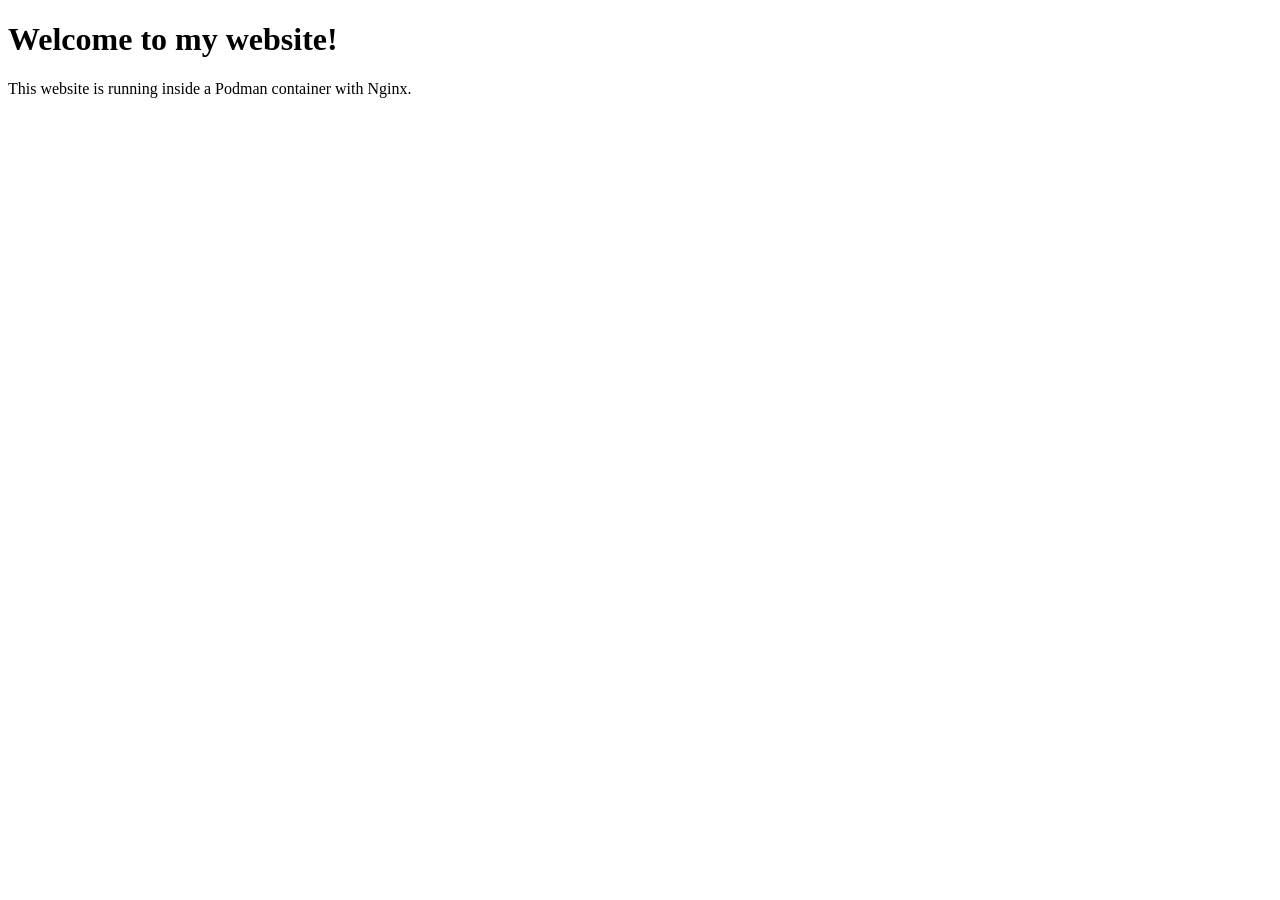
<file: index.html>
<!DOCTYPE html>
<html lang="en">
<head>
    <meta charset="UTF-8">
    <meta name="viewport" content="width=device-width, initial-scale=1.0">
    <title>My Nginx Site</title>
</head>
<body>
    <h1>Welcome to my website!</h1>
    <p>This website is running inside a Podman container with Nginx.</p>
</body>
</html>
</file>
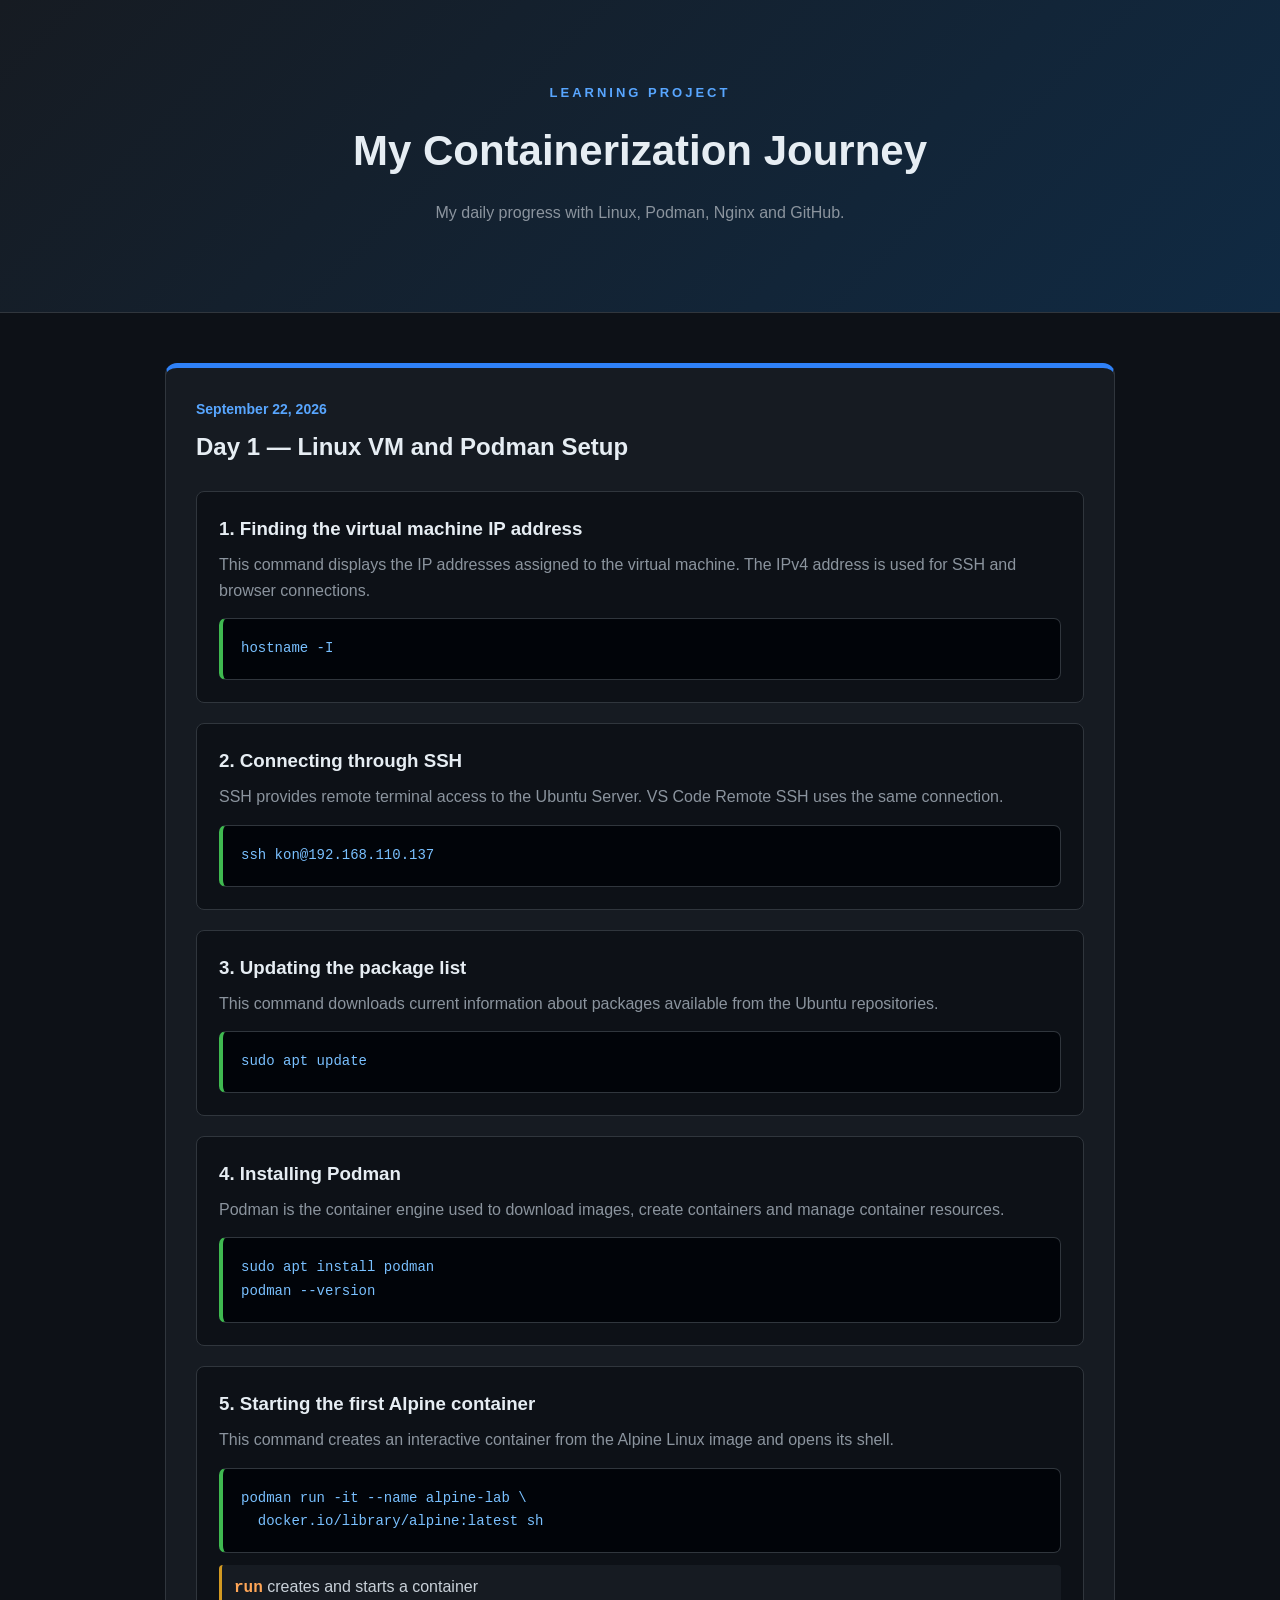
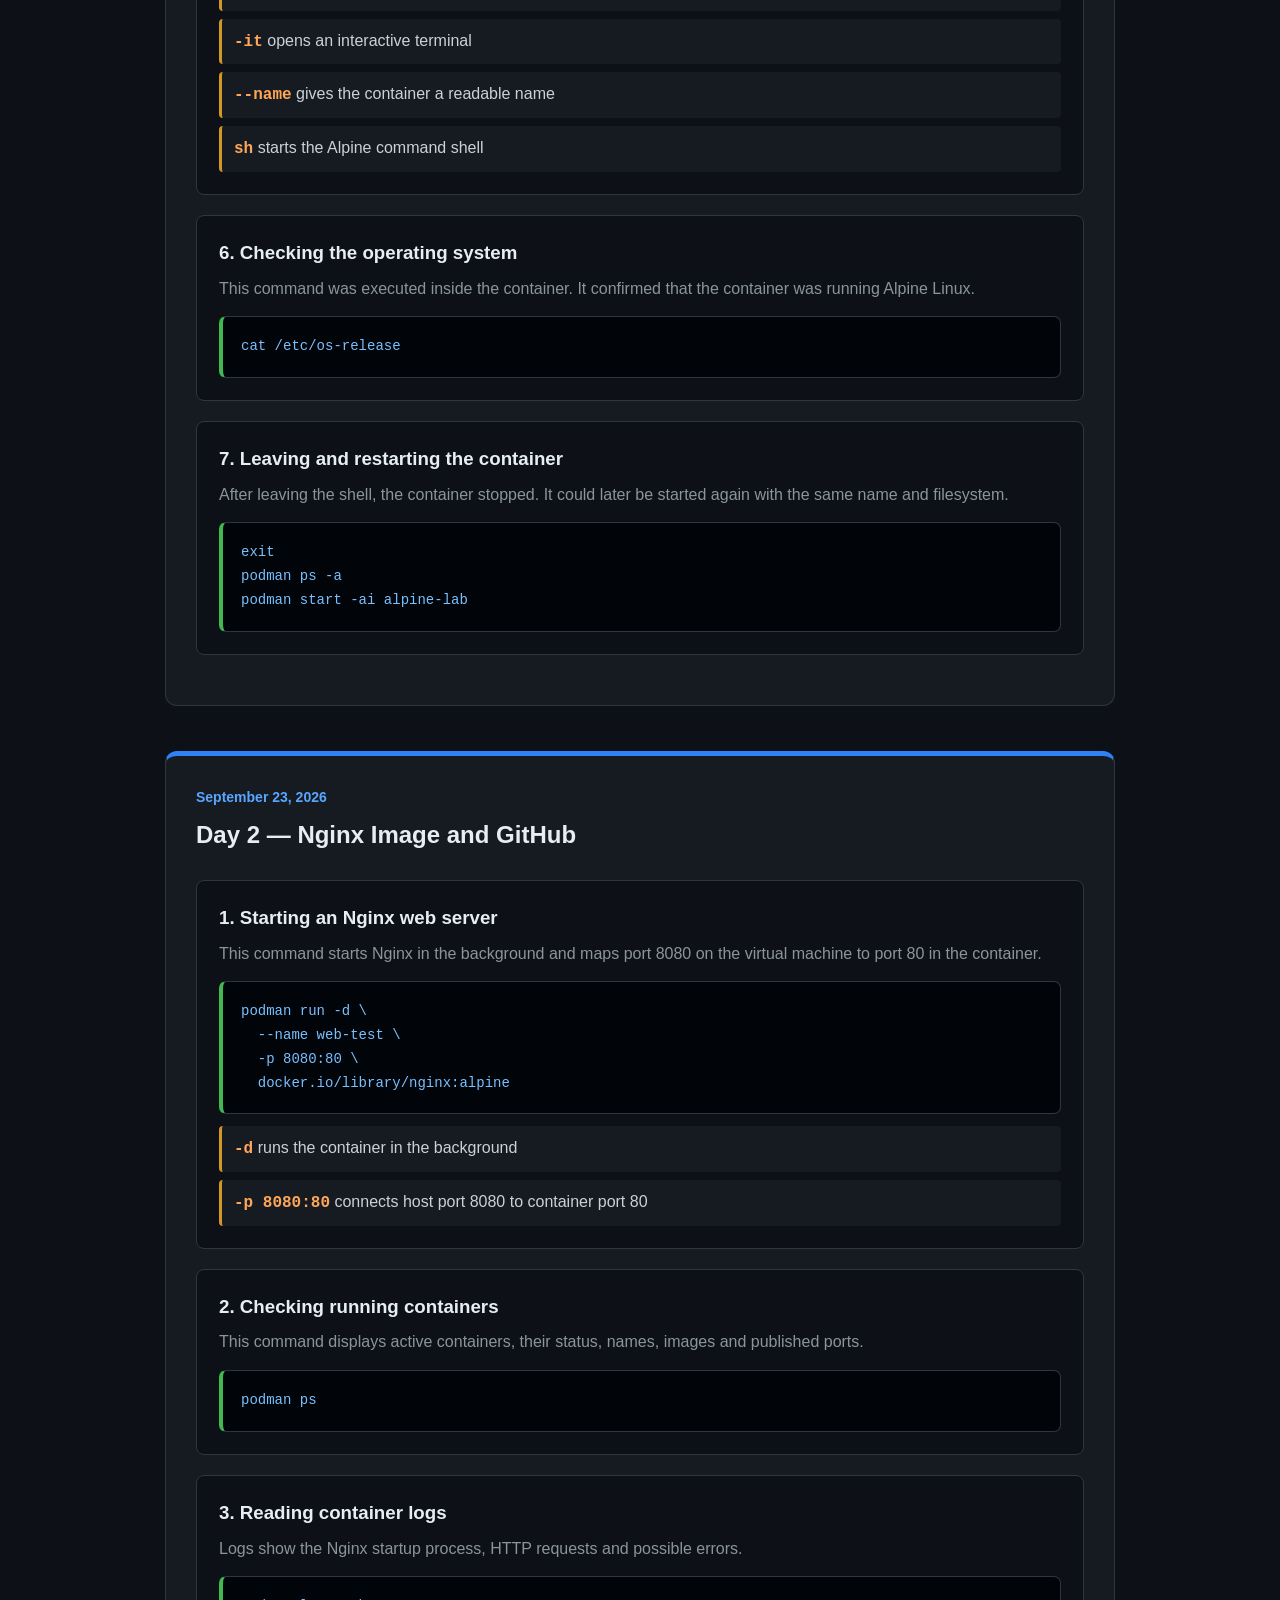
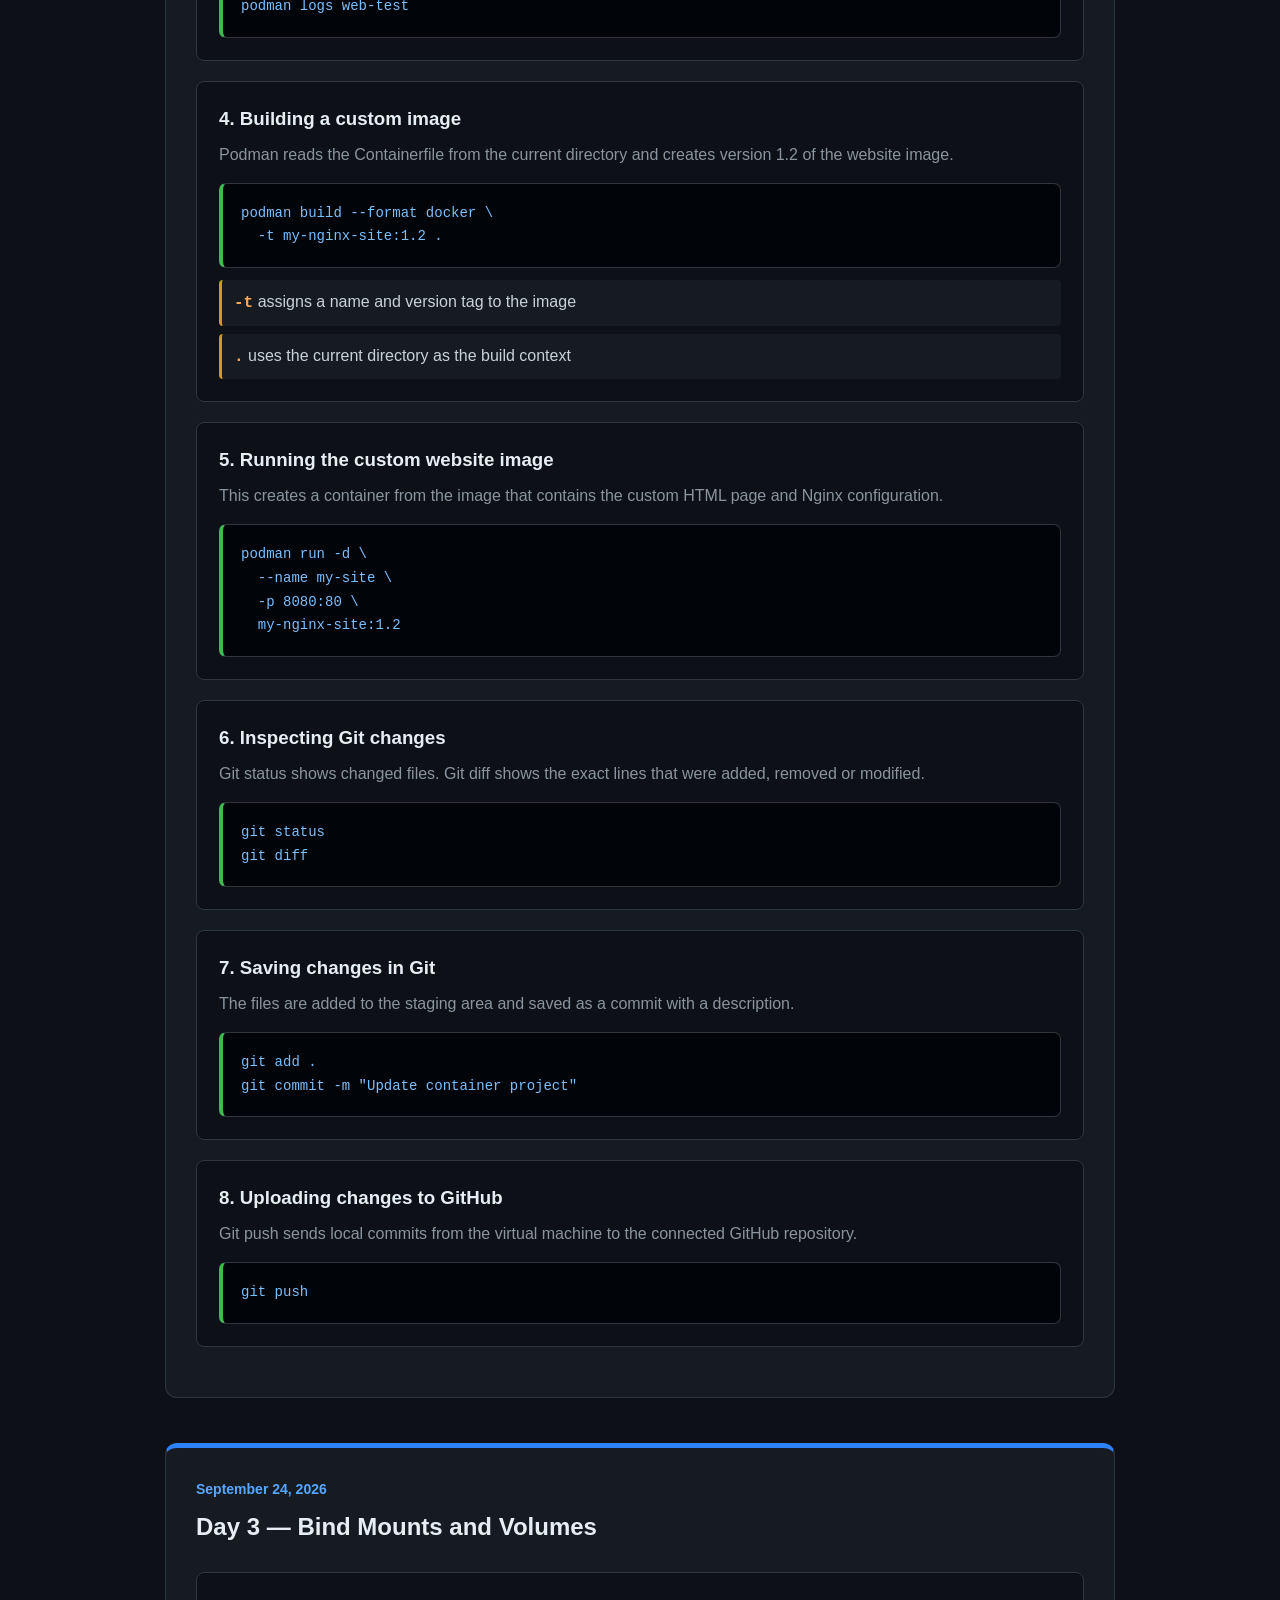
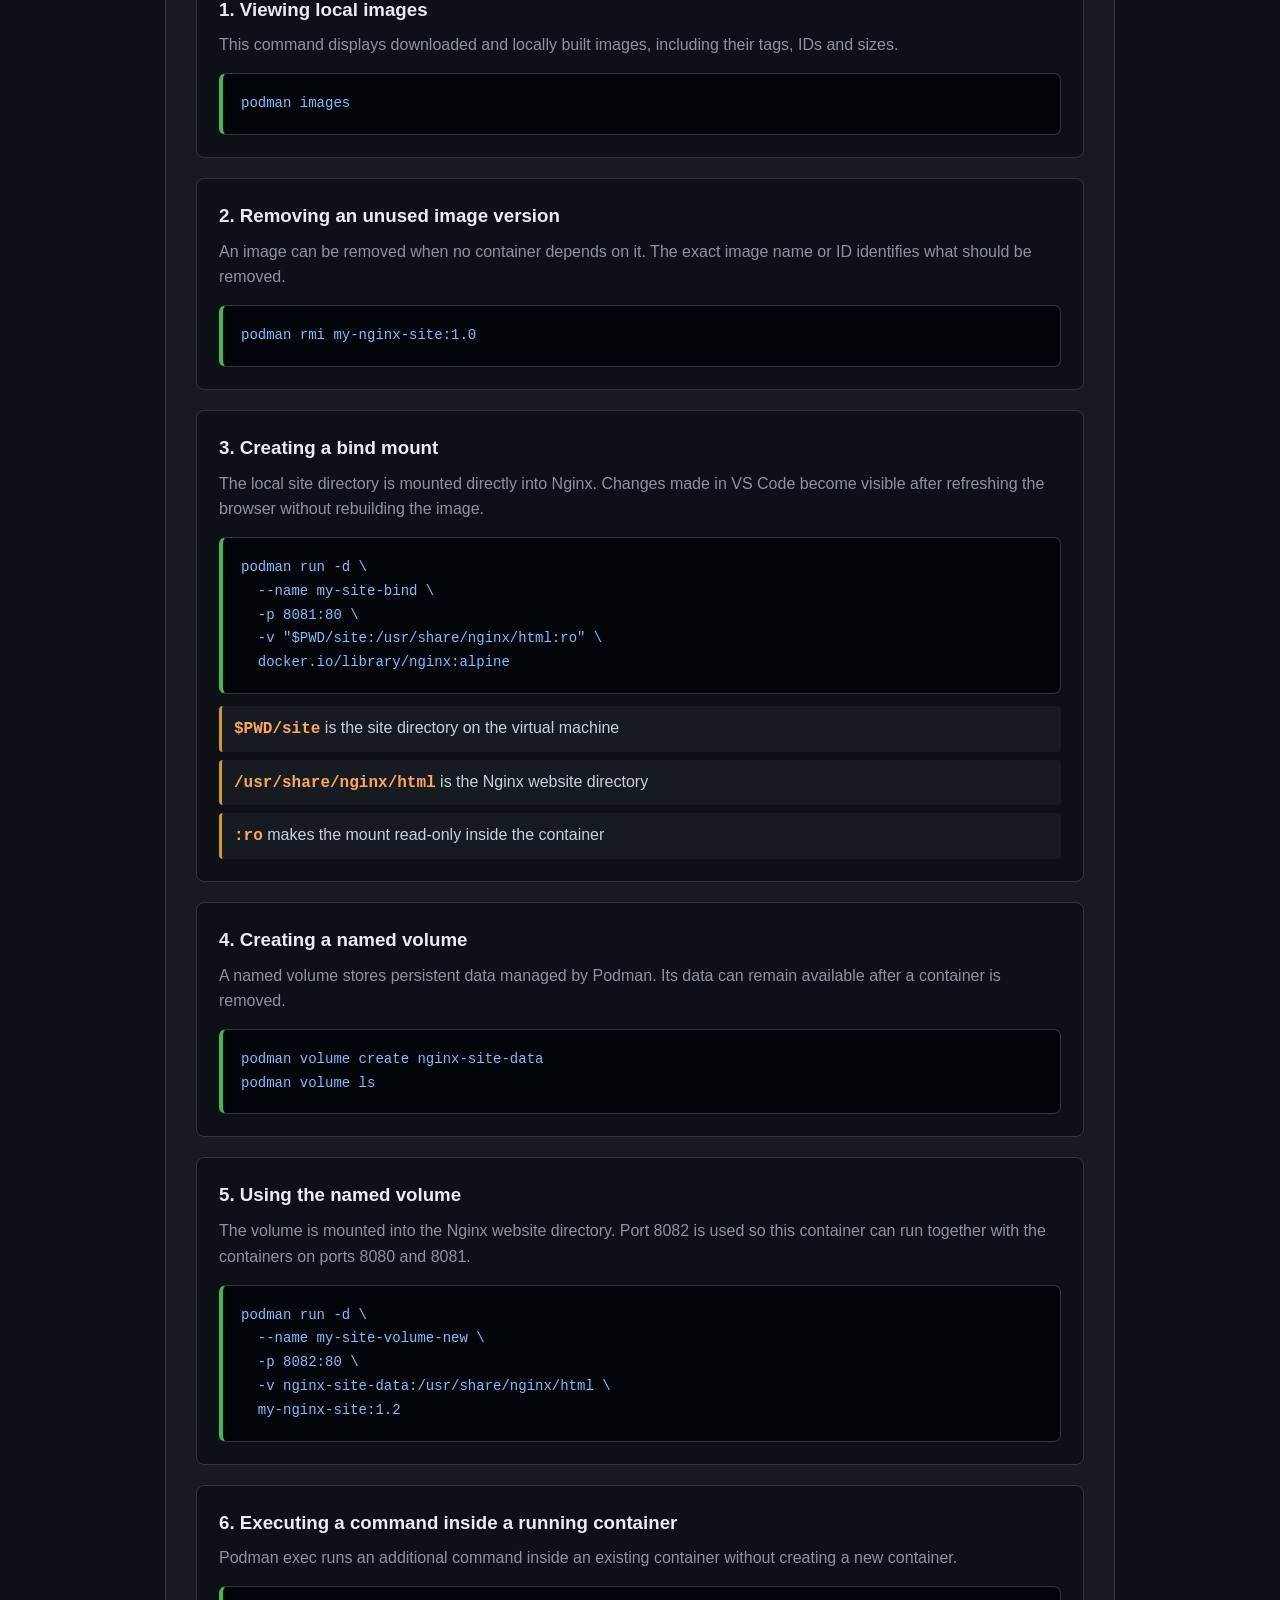
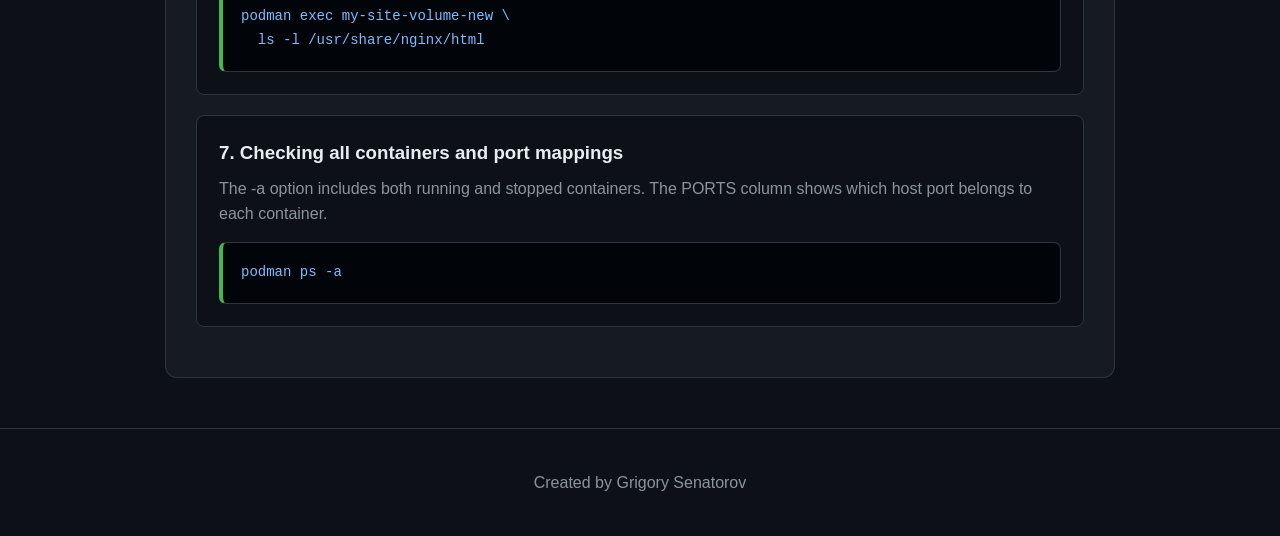
<file: site/index.html>
<!DOCTYPE html>
<html lang="en">
<head>
    <meta charset="UTF-8">
    <meta name="viewport" content="width=device-width, initial-scale=1.0">

    <title>My Containerization Journey</title>

    <link rel="stylesheet" href="style.css">
</head>

<body>
    <header>
        <p class="label">LEARNING PROJECT</p>

        <h1>My Containerization Journey</h1>

        <p class="subtitle">
            My daily progress with Linux, Podman, Nginx and GitHub.
        </p>
    </header>

    <main>
        <!-- DAY 1 -->
        <section class="day">
            <div class="date">September 22, 2026</div>
            <h2>Day 1 &mdash; Linux VM and Podman Setup</h2>

            <article class="topic">
                <h3>1. Finding the virtual machine IP address</h3>

                <p>
                    This command displays the IP addresses assigned to the
                    virtual machine. The IPv4 address is used for SSH and
                    browser connections.
                </p>

                <pre><code>hostname -I</code></pre>
            </article>

            <article class="topic">
                <h3>2. Connecting through SSH</h3>

                <p>
                    SSH provides remote terminal access to the Ubuntu Server.
                    VS Code Remote SSH uses the same connection.
                </p>

                <pre><code>ssh kon@192.168.110.137</code></pre>
            </article>

            <article class="topic">
                <h3>3. Updating the package list</h3>

                <p>
                    This command downloads current information about packages
                    available from the Ubuntu repositories.
                </p>

                <pre><code>sudo apt update</code></pre>
            </article>

            <article class="topic">
                <h3>4. Installing Podman</h3>

                <p>
                    Podman is the container engine used to download images,
                    create containers and manage container resources.
                </p>

                <pre><code>sudo apt install podman
podman --version</code></pre>
            </article>

            <article class="topic">
                <h3>5. Starting the first Alpine container</h3>

                <p>
                    This command creates an interactive container from the
                    Alpine Linux image and opens its shell.
                </p>

                <pre><code>podman run -it --name alpine-lab \
  docker.io/library/alpine:latest sh</code></pre>

                <div class="command-notes">
                    <span><strong>run</strong> creates and starts a container</span>
                    <span><strong>-it</strong> opens an interactive terminal</span>
                    <span><strong>--name</strong> gives the container a readable name</span>
                    <span><strong>sh</strong> starts the Alpine command shell</span>
                </div>
            </article>

            <article class="topic">
                <h3>6. Checking the operating system</h3>

                <p>
                    This command was executed inside the container. It confirmed
                    that the container was running Alpine Linux.
                </p>

                <pre><code>cat /etc/os-release</code></pre>
            </article>

            <article class="topic">
                <h3>7. Leaving and restarting the container</h3>

                <p>
                    After leaving the shell, the container stopped. It could
                    later be started again with the same name and filesystem.
                </p>

                <pre><code>exit
podman ps -a
podman start -ai alpine-lab</code></pre>
            </article>
        </section>

        <!-- DAY 2 -->
        <section class="day">
            <div class="date">September 23, 2026</div>
            <h2>Day 2 &mdash; Nginx Image and GitHub</h2>

            <article class="topic">
                <h3>1. Starting an Nginx web server</h3>

                <p>
                    This command starts Nginx in the background and maps port
                    8080 on the virtual machine to port 80 in the container.
                </p>

                <pre><code>podman run -d \
  --name web-test \
  -p 8080:80 \
  docker.io/library/nginx:alpine</code></pre>

                <div class="command-notes">
                    <span><strong>-d</strong> runs the container in the background</span>
                    <span><strong>-p 8080:80</strong> connects host port 8080 to container port 80</span>
                </div>
            </article>

            <article class="topic">
                <h3>2. Checking running containers</h3>

                <p>
                    This command displays active containers, their status,
                    names, images and published ports.
                </p>

                <pre><code>podman ps</code></pre>
            </article>

            <article class="topic">
                <h3>3. Reading container logs</h3>

                <p>
                    Logs show the Nginx startup process, HTTP requests and
                    possible errors.
                </p>

                <pre><code>podman logs web-test</code></pre>
            </article>

            <article class="topic">
                <h3>4. Building a custom image</h3>

                <p>
                    Podman reads the Containerfile from the current directory
                    and creates version 1.2 of the website image.
                </p>

                <pre><code>podman build --format docker \
  -t my-nginx-site:1.2 .</code></pre>

                <div class="command-notes">
                    <span><strong>-t</strong> assigns a name and version tag to the image</span>
                    <span><strong>.</strong> uses the current directory as the build context</span>
                </div>
            </article>

            <article class="topic">
                <h3>5. Running the custom website image</h3>

                <p>
                    This creates a container from the image that contains the
                    custom HTML page and Nginx configuration.
                </p>

                <pre><code>podman run -d \
  --name my-site \
  -p 8080:80 \
  my-nginx-site:1.2</code></pre>
            </article>

            <article class="topic">
                <h3>6. Inspecting Git changes</h3>

                <p>
                    Git status shows changed files. Git diff shows the exact
                    lines that were added, removed or modified.
                </p>

                <pre><code>git status
git diff</code></pre>
            </article>

            <article class="topic">
                <h3>7. Saving changes in Git</h3>

                <p>
                    The files are added to the staging area and saved as a
                    commit with a description.
                </p>

                <pre><code>git add .
git commit -m "Update container project"</code></pre>
            </article>

            <article class="topic">
                <h3>8. Uploading changes to GitHub</h3>

                <p>
                    Git push sends local commits from the virtual machine to
                    the connected GitHub repository.
                </p>

                <pre><code>git push</code></pre>
            </article>
        </section>

        <!-- DAY 3 -->
        <section class="day">
            <div class="date">September 24, 2026</div>
            <h2>Day 3 &mdash; Bind Mounts and Volumes</h2>

            <article class="topic">
                <h3>1. Viewing local images</h3>

                <p>
                    This command displays downloaded and locally built images,
                    including their tags, IDs and sizes.
                </p>

                <pre><code>podman images</code></pre>
            </article>

            <article class="topic">
                <h3>2. Removing an unused image version</h3>

                <p>
                    An image can be removed when no container depends on it.
                    The exact image name or ID identifies what should be removed.
                </p>

                <pre><code>podman rmi my-nginx-site:1.0</code></pre>
            </article>

            <article class="topic">
                <h3>3. Creating a bind mount</h3>

                <p>
                    The local site directory is mounted directly into Nginx.
                    Changes made in VS Code become visible after refreshing
                    the browser without rebuilding the image.
                </p>

                <pre><code>podman run -d \
  --name my-site-bind \
  -p 8081:80 \
  -v "$PWD/site:/usr/share/nginx/html:ro" \
  docker.io/library/nginx:alpine</code></pre>

                <div class="command-notes">
                    <span><strong>$PWD/site</strong> is the site directory on the virtual machine</span>
                    <span><strong>/usr/share/nginx/html</strong> is the Nginx website directory</span>
                    <span><strong>:ro</strong> makes the mount read-only inside the container</span>
                </div>
            </article>

            <article class="topic">
                <h3>4. Creating a named volume</h3>

                <p>
                    A named volume stores persistent data managed by Podman.
                    Its data can remain available after a container is removed.
                </p>

                <pre><code>podman volume create nginx-site-data
podman volume ls</code></pre>
            </article>

            <article class="topic">
                <h3>5. Using the named volume</h3>

                <p>
                    The volume is mounted into the Nginx website directory.
                    Port 8082 is used so this container can run together with
                    the containers on ports 8080 and 8081.
                </p>

                <pre><code>podman run -d \
  --name my-site-volume-new \
  -p 8082:80 \
  -v nginx-site-data:/usr/share/nginx/html \
  my-nginx-site:1.2</code></pre>
            </article>

            <article class="topic">
                <h3>6. Executing a command inside a running container</h3>

                <p>
                    Podman exec runs an additional command inside an existing
                    container without creating a new container.
                </p>

                <pre><code>podman exec my-site-volume-new \
  ls -l /usr/share/nginx/html</code></pre>
            </article>

            <article class="topic">
                <h3>7. Checking all containers and port mappings</h3>

                <p>
                    The -a option includes both running and stopped containers.
                    The PORTS column shows which host port belongs to each container.
                </p>

                <pre><code>podman ps -a</code></pre>
            </article>
        </section>
    </main>

    <footer>
        <p>Created by Grigory Senatorov</p>
    </footer>
</body>
</html>
</file>
<file: site/style.css>
* {
    box-sizing: border-box;
}

body {
    margin: 0;
    background: #0d1117;
    color: #e6edf3;
    font-family: Arial, sans-serif;
    line-height: 1.6;
}

header {
    padding: 70px 20px;
    text-align: center;
    background: linear-gradient(135deg, #161b22, #102a43);
    border-bottom: 1px solid #30363d;
}

h1 {
    margin: 10px 0;
    font-size: 42px;
}

.subtitle {
    color: #8b949e;
}

.label {
    color: #58a6ff;
    font-size: 13px;
    font-weight: bold;
    letter-spacing: 3px;
}

main {
    width: min(950px, 90%);
    margin: 50px auto;
}

.day {
    margin-bottom: 45px;
    padding: 30px;
    background: #161b22;
    border: 1px solid #30363d;
    border-top: 5px solid #2f81f7;
    border-radius: 12px;
}

.date {
    color: #58a6ff;
    font-size: 14px;
    font-weight: bold;
}

h2 {
    margin: 8px 0 25px;
}

/* One learning step */
.topic {
    margin: 20px 0;
    padding: 22px;
    background: #0d1117;
    border: 1px solid #30363d;
    border-radius: 8px;
}

.topic h3 {
    margin: 0 0 8px;
    color: #e6edf3;
}

.topic p {
    margin: 0 0 15px;
    color: #8b949e;
}

/* Terminal-style command */
pre {
    margin: 0;
    padding: 18px;
    overflow-x: auto;
    background: #010409;
    border: 1px solid #30363d;
    border-left: 4px solid #3fb950;
    border-radius: 7px;
}

code {
    color: #79c0ff;
    font-family: Consolas, "Courier New", monospace;
    font-size: 14px;
    line-height: 1.7;
}

/* Explanations of command options */
.command-notes {
    display: grid;
    gap: 8px;
    margin-top: 12px;
}

.command-notes span {
    padding: 9px 12px;
    color: #c9d1d9;
    background: #161b22;
    border-left: 3px solid #d29922;
    border-radius: 4px;
}

.command-notes strong {
    color: #ffa657;
    font-family: Consolas, "Courier New", monospace;
}

footer {
    padding: 25px;
    text-align: center;
    color: #8b949e;
    border-top: 1px solid #30363d;
}

@media (max-width: 600px) {
    header {
        padding: 45px 15px;
    }

    h1 {
        font-size: 30px;
    }

    main {
        width: 94%;
    }

    .day {
        padding: 18px;
    }

    .topic {
        padding: 16px;
    }

    code {
        font-size: 12px;
    }
}
</file>
